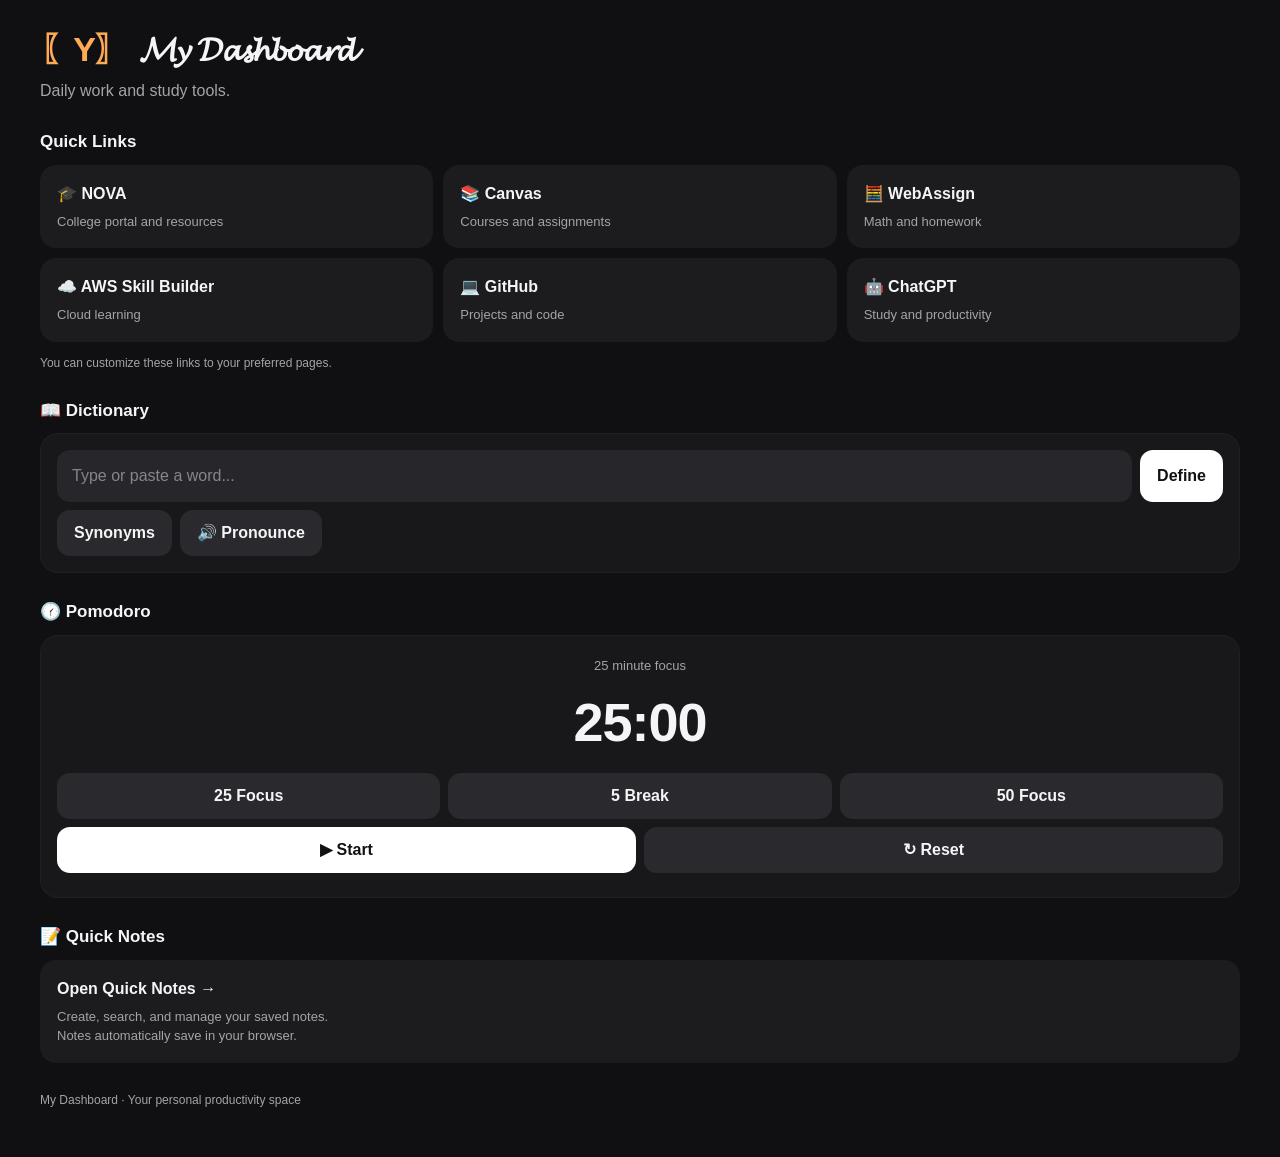
<file: index.html>
<!DOCTYPE html>
<html lang="en">
<head>
    <meta charset="UTF-8">
    <meta name="viewport" content="width=device-width, initial-scale=1.0">

    <title>My Dashboard</title>
    <link rel="stylesheet" href="style.css">
</head>

<body>
    <div class="dashboard">

        <header class="dashboard-header">
            <h1><span class="brand-icon">〖Y〗</span> 𝓜𝔂 𝓓𝓪𝓼𝓱𝓫𝓸𝓪𝓻𝓭</h1>
            <p>Daily work and study tools.</p>
        </header>

        <main>
            <!-- QUICK LINKS -->
            <section class="dashboard-section">
                <h2>Quick Links</h2>

                <div class="quick-links">
                    <a class="link-card" href="https://www.nvcc.edu/" target="_blank" rel="noopener noreferrer">
                        <h3>🎓 NOVA</h3>
                        <p>College portal and resources</p>
                    </a>

                    <a class="link-card" href="https://portal.my.vccs.edu/idp/AuthnEngine#/authn" target="_blank" rel="noopener noreferrer">
                        <h3>📚 Canvas</h3>
                        <p>Courses and assignments</p>
                    </a>

                    <a class="link-card" href="https://www.webassign.net/" target="_blank" rel="noopener noreferrer">
                        <h3>🧮 WebAssign</h3>
                        <p>Math and homework</p>
                    </a>

                    <a class="link-card" href="https://skillbuilder.aws/" target="_blank" rel="noopener noreferrer">
                        <h3>☁️ AWS Skill Builder</h3>
                        <p>Cloud learning</p>
                    </a>

                    <a class="link-card" href="https://github.com/" target="_blank" rel="noopener noreferrer">
                        <h3>💻 GitHub</h3>
                        <p>Projects and code</p>
                    </a>

                    <a class="link-card" href="https://chatgpt.com/" target="_blank" rel="noopener noreferrer">
                        <h3>🤖 ChatGPT</h3>
                        <p>Study and productivity</p>
                    </a>
                </div>

                <p class="helper-text">
                    You can customize these links to your preferred pages.
                </p>
            </section>

            <!-- DICTIONARY -->
            <section class="dashboard-section">
                <h2>📖 Dictionary </h2>

                <div class="tool-card">
                    <div class="search-row">
                        <input
                            type="text"
                            id="wordInput"
                            placeholder="Type or paste a word..."
                            aria-label="Word to define"
                        >
                        <button class="button button-primary" id="defineButton">
                            Define
                        </button>
                    </div>

                    <div class="dictionary-actions">
                        <button class="button button-secondary" id="synonymsButton">
                            Synonyms
                        </button>

                        <button class="button button-secondary" id="pronounceButton">
                            🔊 Pronounce
                        </button>
                    </div>

                    <div id="dictionaryResult" aria-live="polite"></div>
                </div>
            </section>

            <!-- POMODORO -->
            <section class="dashboard-section">
                <h2>🕜 Pomodoro</h2>

                <div class="tool-card pomodoro">
                    <p class="timer-mode" id="timerMode">25 minute focus</p>

                    <div class="timer-display" id="timerDisplay">
                        25:00
                    </div>

                    <div class="timer-presets">
                        <button class="button button-secondary" data-minutes="25" data-mode="Focus">
                            25 Focus
                        </button>

                        <button class="button button-secondary" data-minutes="5" data-mode="Break">
                            5 Break
                        </button>

                        <button class="button button-secondary" data-minutes="50" data-mode="Focus">
                            50 Focus
                        </button>
                    </div>

                    <div class="timer-actions">
                        <button class="button button-primary" id="startTimer">
                            ▶ Start
                        </button>

                        <button class="button button-secondary" id="resetTimer">
                            ↻ Reset
                        </button>
                    </div>
                </div>
            </section>

            <!-- QUICK NOTES -->

            <!-- QUICK NOTES -->
            <section class="dashboard-section">
                <h2>📝 Quick Notes</h2>

                <a class="link-card quick-notes-link" href="quick-notes/index.html">
                    <h3>Open Quick Notes →</h3>
                    <p>Create, search, and manage your saved notes.</p>
                    <p>Notes automatically save in your browser.</p>
                </a>
            </section>
        </main>

        <footer>
            <p>My Dashboard · Your personal productivity space</p>
        </footer>

    </div>
    <script src="script.js"></script>
</body>
</html>
</file>
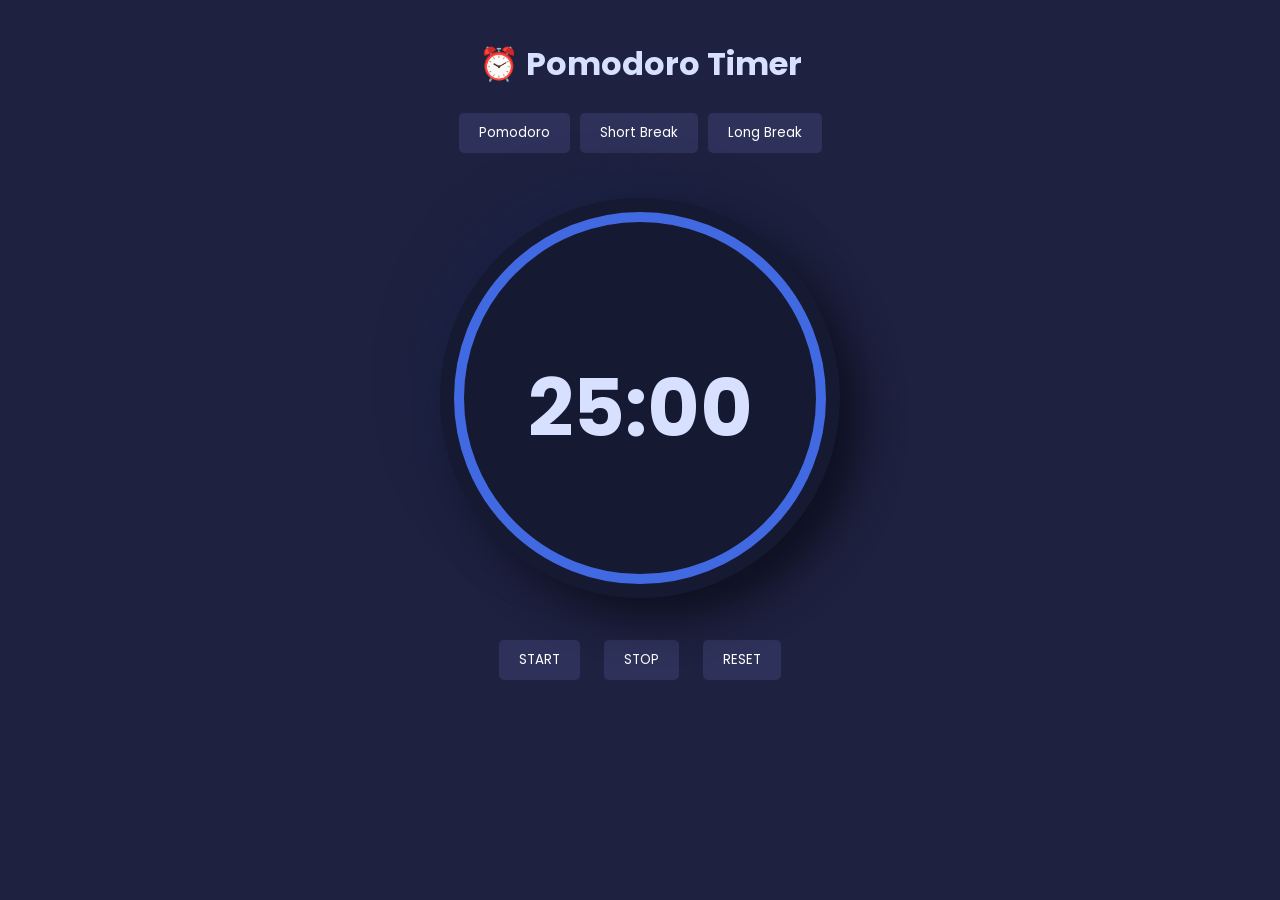
<file: Timer/index.html>
<!DOCTYPE html>
<html lang="en">

<head>
    <meta charset="UTF-8">
    <meta name="viewport" content="width=device-width, initial-scale=1.0">
    <title>Pomodoro Timer | Focus</title>
    <link rel="stylesheet" href="style.css">
</head>

<body>

    <div id="timer-message">Please select a timer before starting.</div>

    <div class="container">
        <div class="timer">
            <h1>⏰ Pomodoro Timer</h1>

            <div class="button-container">
                <button class="button" id="pomodoro-session">Pomodoro</button>
                <button class="button" id="short-break">Short Break</button>
                <button class="button" id="long-break">Long Break</button>
            </div>

            <main>
                <div class="pomodoro">
                    <div id="pomodoro-timer" class="timer-display" data-duration="25.00">
                        <h1 class="time">25:00</h1>
                    </div>

                    <div id="short-timer" class="timer-display" data-duration="5.00">
                        <h1 class="time">5:00</h1>
                    </div>

                    <div id="long-timer" class="timer-display" data-duration="10.00">
                        <h1 class="time">10:00</h1>
                    </div>
                </div>
            </main>

            <div class="buttons">
                <button id="start">START</button>
                <button id="stop">STOP</button>
                <button id="Reset">RESET</button>
            </div>
        </div>
    </div>

    <!-- JS -->
    <script src="script.js"></script>
</body>

</html>
</file>
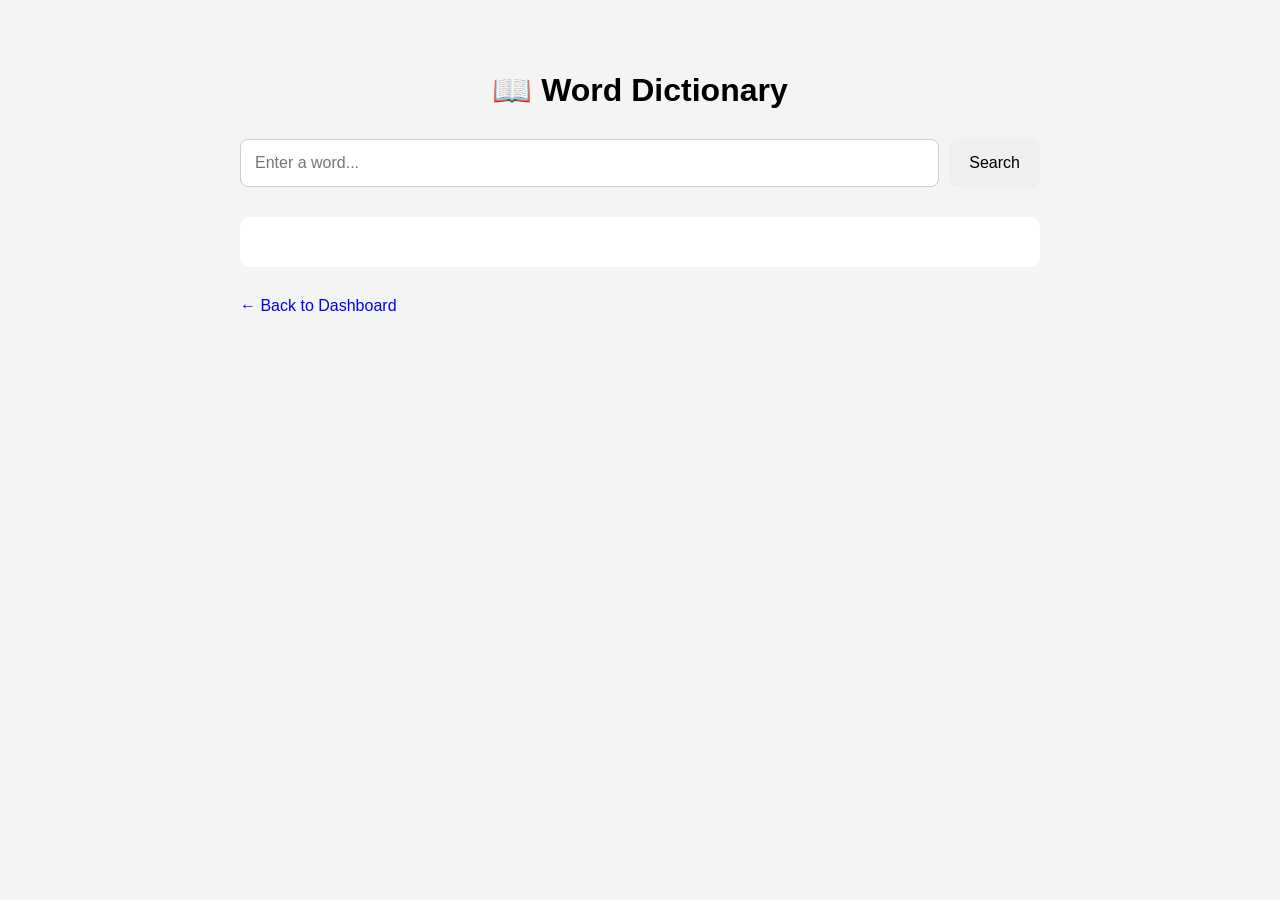
<file: Word Dictionary/index.html>
<!DOCTYPE html>
<html lang="en">

<head>
    <meta charset="UTF-8">
    <meta name="viewport" content="width=device-width, initial-scale=1.0">

    <title>Word Dictionary</title>

    <link rel="stylesheet" href="style.css">
</head>

<body>

    <main class="dictionary-container">

        <h1>📖 Word Dictionary</h1>

        <div class="search-box">

            <input
                type="text"
                id="wordInput"
                placeholder="Enter a word..."
            >

            <button id="searchButton">
                Search
            </button>

        </div>

        <div id="result"></div>

        <a href="../index.html">
            ← Back to Dashboard
        </a>

    </main>

    <script src="script.js"></script>

</body>

</html>
</file>
<file: style.css>
/* ---------- BASE ---------- */

:root {
    color-scheme: dark;
    --background: #101012;
    --card: #1c1c1f;
    --card-hover: #252529;
    --input: #27272b;
    --text: #f5f5f7;
    --muted: #a3a3aa;
    --border: #303035;
    --accent: #ffffff;
    --accent-text: #111114;
}

* {
    box-sizing: border-box;
}

body {
    margin: 0;
    background: var(--background);
    color: var(--text);
    font-family: Arial, Helvetica, sans-serif;
    line-height: 1.5;
}

button,
input,
textarea {
    font: inherit;
}

button {
    cursor: pointer;
}

.dashboard {
    width: min(100% - 40px, 1200px);
    margin: 0 auto;
    padding: 24px 0 36px;
}

/* ---------- HEADER ---------- */

.dashboard-header {
    margin-bottom: 22px;
}

.dashboard-header h1 {
    display: flex;
    align-items: center;
    gap: 12px;
    margin: 0;
    font-size: clamp(26px, 4vw, 34px);
    letter-spacing: -0.8px;
}

.brand-icon {
    color: #ffab55;
    font-size: 34px;
}

.dashboard-header p {
    margin: 4px 0 0;
    color: var(--muted);
}

/* ---------- SECTIONS ---------- */

.dashboard-section {
    margin-top: 26px;
}

.dashboard-section h2 {
    margin: 0 0 10px;
    font-size: 17px;
    font-weight: 700;
}

/* ---------- QUICK LINKS ---------- */

.quick-links {
    display: grid;
    grid-template-columns: repeat(3, minmax(0, 1fr));
    gap: 10px;
}

.link-card {
    display: block;
    min-width: 0;
    padding: 16px;
    background: var(--card);
    border: 1px solid transparent;
    border-radius: 16px;
    color: var(--text);
    text-decoration: none;
    transition:
        background 160ms ease,
        border-color 160ms ease,
        transform 160ms ease;
}

.link-card:hover {
    background: var(--card-hover);
    border-color: var(--border);
    transform: translateY(-2px);
}

.link-card h3 {
    margin: 0 0 6px;
    font-size: 16px;
}

.link-card p {
    margin: 0;
    color: var(--muted);
    font-size: 13px;
}

.helper-text {
    color: var(--muted);
    font-size: 12px;
}

/* ---------- TOOL CARDS ---------- */

.tool-card {
    padding: 16px;
    background: #18181b;
    border: 1px solid rgba(255, 255, 255, 0.035);
    border-radius: 18px;
}

.search-row {
    display: flex;
    gap: 8px;
}

input,
textarea {
    width: 100%;
    min-width: 0;
    padding: 13px 14px;
    color: var(--text);
    background: var(--input);
    border: 1px solid transparent;
    border-radius: 13px;
    outline: none;
}

input:focus,
textarea:focus {
    border-color: #77777f;
}

input::placeholder,
textarea::placeholder {
    color: #85858e;
}

.button {
    min-height: 44px;
    padding: 10px 16px;
    border: 1px solid transparent;
    border-radius: 13px;
    font-weight: 700;
    transition: background 160ms ease;
}

.button-primary {
    flex-shrink: 0;
    color: var(--accent-text);
    background: var(--accent);
}

.button-primary:hover {
    background: #dddddf;
}

.button-secondary {
    color: var(--text);
    background: #2a2a2e;
}

.button-secondary:hover {
    background: #38383e;
}

.dictionary-actions {
    display: flex;
    flex-wrap: wrap;
    gap: 8px;
    margin-top: 8px;
}

#dictionaryResult:not(:empty) {
    margin-top: 20px;
    padding-top: 16px;
    border-top: 1px solid var(--border);
}

/* ---------- POMODORO ---------- */

.pomodoro {
    text-align: center;
    padding: 20px 16px 24px;
}

.timer-mode {
    margin: 0;
    color: var(--muted);
    font-size: 13px;
}

.timer-display {
    margin: 12px 0 16px;
    font-size: clamp(42px, 7vw, 54px);
    font-weight: 800;
    line-height: 1.3;
    font-variant-numeric: tabular-nums;
    letter-spacing: -1px;
}

.timer-presets {
    display: grid;
    grid-template-columns: repeat(3, minmax(0, 1fr));
    gap: 8px;
}

.timer-presets .button {
    width: 100%;
}

.timer-actions {
    display: grid;
    grid-template-columns: 1fr 1fr;
    gap: 8px;
    margin-top: 8px;
}

.timer-actions .button {
    width: 100%;
}

/* ---------- QUICK NOTES ---------- */

#quickNote {
    display: block;
    resize: vertical;
    min-height: 110px;
}

.notes-actions {
    display: flex;
    align-items: center;
    gap: 12px;
    margin-top: 10px;
}

#savedNotes {
    margin-top: 14px;
}

/* ---------- FOOTER ---------- */

footer {
    margin-top: 28px;
    color: var(--muted);
    font-size: 12px;
}

/* ---------- RESPONSIVE LAYOUT ---------- */

@media (max-width: 700px) {
    .dashboard {
        width: min(100% - 28px, 600px);
        padding-top: 20px;
    }

    .quick-links {
        grid-template-columns: repeat(2, minmax(0, 1fr));
    }

    .link-card {
        padding: 14px;
    }
}

@media (max-width: 420px) {
    .quick-links {
        grid-template-columns: 1fr;
    }

    .search-row {
        flex-direction: column;
    }

    .search-row .button {
        width: 100%;
    }

    .timer-presets {
        grid-template-columns: 1fr;
    }
}

/* ---------- DICTIONARY RESULTS ---------- */

#dictionaryResult {
    color: var(--text);
    line-height: 1.7;
}

#dictionaryResult:not(:empty) {
    margin-top: 20px;
    padding-top: 20px;
    border-top: 1px solid var(--border);
}

.dictionary-word {
    margin: 0 0 6px;
    font-size: 26px;
    letter-spacing: -0.5px;
}

.dictionary-label {
    display: inline-block;
    margin: 14px 0 8px;
    padding: 4px 10px;
    border: 1px solid var(--border);
    border-radius: 8px;
    color: var(--muted);
    background: var(--card);
    font-size: 12px;
    font-weight: 700;
    text-transform: capitalize;
}

.definition-item {
    margin: 8px 0 14px;
    padding: 12px 14px;
    background: var(--card);
    border-radius: 12px;
}

.definition-item p {
    margin: 0;
}

.definition-number {
    color: var(--muted);
    font-size: 13px;
    font-weight: 700;
    margin-right: 6px;
}

.definition-example {
    margin-top: 8px !important;
    color: var(--muted);
    font-size: 13px;
    font-style: italic;
}

.dictionary-message {
    margin: 0;
    color: var(--muted);
    font-size: 14px;
}
</file>
<file: Timer/style.css>
@import url('https://fonts.googleapis.com/css2?family=Poppins:ital,wght@0,100;0,200;0,300;0,400;0,500;0,600;0,700;0,800;0,900;1,100;1,200;1,300;1,400;1,500;1,600;1,700;1,800;1,900&display=swap');

* {
    margin: 0;
    padding: 0;
    box-sizing: border-box;
    font-family: "Poppins", sans-serif;
}

body {
    background-color: #1e213f;
    color: #d7e0ff;
}

.container {
    text-align: center;
    width: 100%;
    padding: 10px 0;
}

.timer {
    display: inline-block;
    padding: 10px;
    width: 600px;
    box-sizing: border-box;
}

main {
    width: 25rem;
    height: 25rem;
    border-radius: 50%;
    text-align: center;
    margin: 0 auto;
    margin-bottom: 2rem;
}

h1 {
    font-size: 2rem;
    margin: 20px auto;
}

.button-container {
    margin-top: 20px;
    display: flex;
    justify-content: center;
}

.pomodoro {
    display: flex;
    flex-direction: column;
    justify-content: center;
    align-items: center;
    width: 100%;
    height: 100%;
    position: relative;
    margin: 2.5rem 0;
    text-align: center;
    border-radius: 50%;
    background: #151932;
    box-shadow: 20px 20px 42px #0e1021, -20px -20px 42px #1c2244;
}

.pomodoro::before {
    content: "";
    position: absolute;
    border: 10px solid royalblue;
    border-radius: 50%;
    width: 22rem;
    height: 22rem;
}

.time {
    font-size: 5rem !important;
    margin: 20px auto;
}

.button-container {
    margin-top: 20px;
    display: flex;
    justify-content: center;
}

.button {
    background-color: #2e325a;
    color: #fff;
    border: none;
    border-radius: 5px;
    padding: 10px 20px;
    margin: 5px;
    cursor: pointer;
    transition: all .2s ease-in;
}

.button.active, .button:hover {
    background-color: #020323;
}

.hidden {
    display: none;
}

.timer-display {
    font-size: 5rem;
    margin-top: 20px;
    font-weight: bold;
}

.buttons {
    margin-top: 20px;
}

#start, #stop, #Reset {
    background-color: #2e325a;
    color: #fff;
    border: none;
    border-radius: 5px;
    padding: 10px 20px;
    margin: 10px;
    cursor: pointer;
    transition: all .2s ease-in;
}

#stop:hover {
    background-color: tomato;
}

#start:hover {
    background-color: #219a52;
}

#Reset:hover {
    background-color: #f0ad4e;
}

#timer-message {
    color: white;
    background-color: tomato;
    display: none;
    padding: .5rem;
    font-size: 1rem;
    text-align: center;
    border-radius: 1rem;
}

/* Responsiveness */

@media screen and (min-width: 320px) and (max-width: 600px) {
    .container {
        transform: scale(0.9)
    }

    .timer {
        width: 500px;
    }
}
</file>
<file: Word Dictionary/style.css>
body {
    margin: 0;
    font-family: Arial, sans-serif;
    background-color: #f4f4f4;
}

.dictionary-container {
    max-width: 800px;
    margin: 0 auto;
    padding: 50px 20px;
}

h1 {
    text-align: center;
    margin-bottom: 30px;
}

.search-box {
    display: flex;
    gap: 10px;
}

#wordInput {
    flex: 1;
    padding: 14px;
    font-size: 16px;
    border: 1px solid #ccc;
    border-radius: 8px;
}

#searchButton {
    padding: 14px 20px;
    font-size: 16px;
    border: none;
    border-radius: 8px;
    cursor: pointer;
}

#result {
    margin-top: 30px;
    background-color: white;
    padding: 25px;
    border-radius: 10px;
}

#result h2 {
    margin-top: 0;
}

#result h3 {
    margin-top: 25px;
}

.definition {
    margin-bottom: 20px;
}

.example {
    font-style: italic;
}

a {
    display: inline-block;
    margin-top: 30px;
    text-decoration: none;
}
</file>
